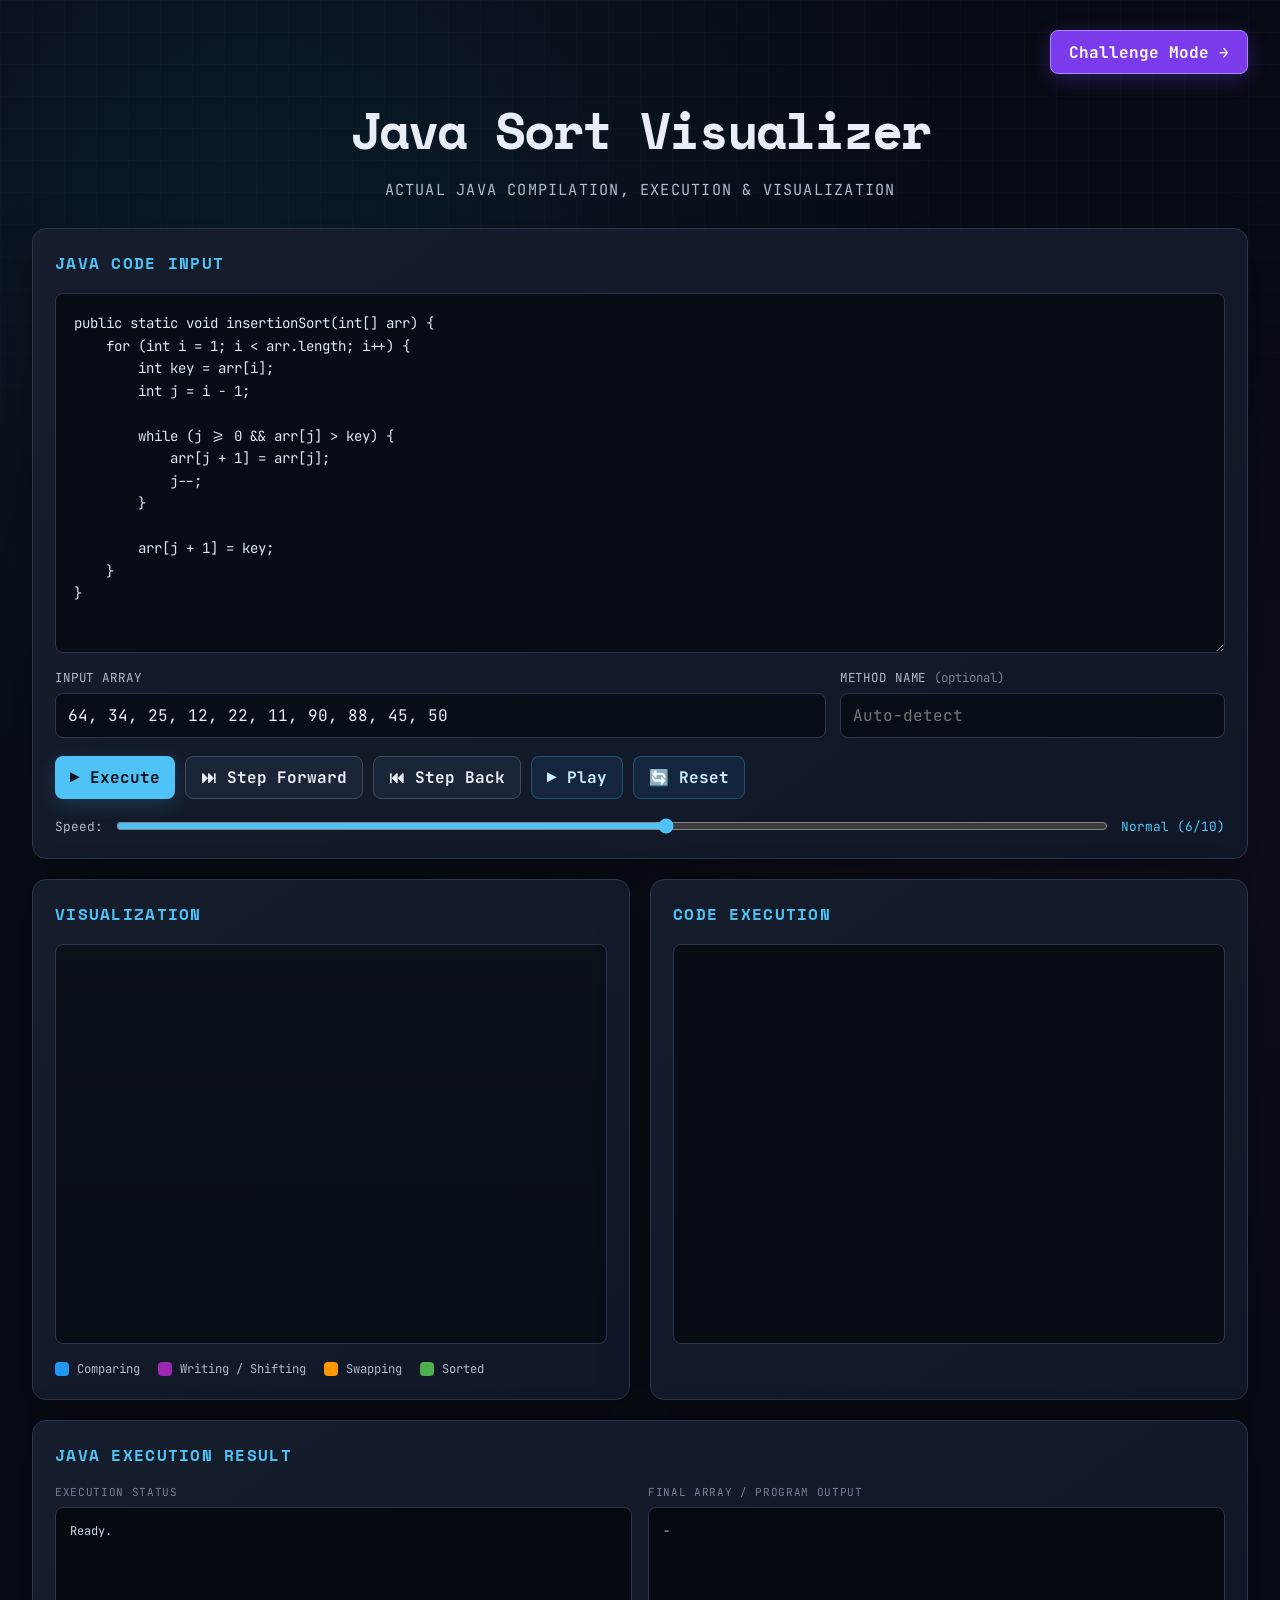
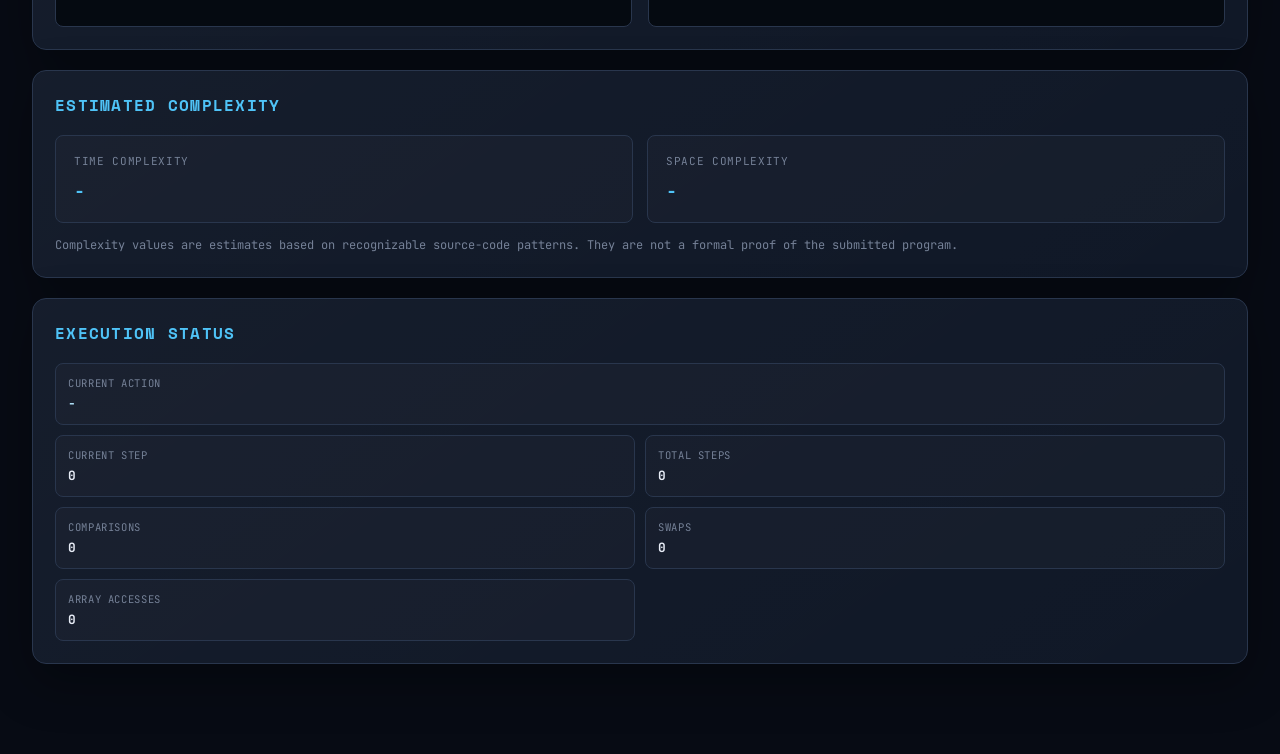
<file: static/index.html>
<!DOCTYPE html>
<html lang="en">

<head>
    <meta charset="UTF-8">
    <meta name="viewport" content="width=device-width, initial-scale=1.0">

    <title>Java Sorting Visualizer</title>

    <link
        href="https://fonts.googleapis.com/css2?family=JetBrains+Mono:wght@400;600;700&family=Space+Mono:wght@400;700&display=swap"
        rel="stylesheet"
    >

    <link rel="stylesheet" href="style.css?v=challenge-button-2">
</head>

<body>
    <div class="grid-bg"></div>

    <div class="container">
        <header>
            <nav class="mode-navigation" aria-label="Modes">
                <a href="/challenge" class="mode-button">Challenge Mode →</a>
            </nav>
            <h1>Java Sort Visualizer</h1>

            <p class="subtitle">
                Actual Java Compilation, Execution & Visualization
            </p>
        </header>


        <!-- ==================================================
             Java input
             ================================================== -->

        <div class="layout">
            <div class="panel code-editor">
                <h2 class="panel-title">
                    Java Code Input
                </h2>

                <textarea
                    id="javaCode"
                    placeholder="Paste your Java sorting code here (full class or a single sorting method)..."
                ></textarea>

                <div class="runner-options">
                    <div class="runner-option">
                        <label for="inputArray">
                            Input array
                        </label>

                        <input
                            id="inputArray"
                            type="text"
                            value="64, 34, 25, 12, 22, 11, 90, 88, 45, 50"
                            placeholder="e.g. 5, 1, 4, 2, 8"
                        >
                    </div>

                    <div class="runner-option">
                        <label for="methodName">
                            Method name
                            <span class="muted">
                                (optional)
                            </span>
                        </label>

                        <input
                            id="methodName"
                            type="text"
                            placeholder="Auto-detect"
                        >
                    </div>
                </div>


                <!-- Execution controls -->

                <div class="controls">
                    <button
                        class="btn-primary"
                        onclick="executeCode()"
                    >
                        ▶ Execute
                    </button>

                    <button
                        class="btn-secondary"
                        onclick="stepForward()"
                    >
                        ⏭ Step Forward
                    </button>

                    <button
                        class="btn-secondary"
                        onclick="stepBackward()"
                    >
                        ⏮ Step Back
                    </button>

                    <button
                        class="btn-info"
                        onclick="pauseResume()"
                    >
                        ⏸ Pause
                    </button>

                    <button
                        class="btn-info"
                        onclick="resetVisualization()"
                    >
                        🔄 Reset
                    </button>
                </div>


                <!--
                    We are leaving the current numeric slider setup
                    untouched until main.js is updated next.

                    The next step will make moving right mean faster.
                -->

                <div class="speed-control">
                    <label>
                        Speed:
                    </label>

                    <input
                        type="range"
                        id="speedSlider"
                        min="1"
                        max="10"
                        value="6"
                        step="1"
                    >

                    <span id="speedValue">
                        Normal (6/10)
                    </span>
                </div>
            </div>
        </div>


        <!-- ==================================================
             Visualization + source execution
             ================================================== -->

        <div class="layout">
            <div
                class="panel"
                id="visualizationPanel"
            >
                <h2 class="panel-title">
                    Visualization
                </h2>

                <div
                    class="visualization-area"
                    id="visualizationArea"
                ></div>


                <div class="legend">
                    <div class="legend-item">
                        <div
                            class="legend-color"
                            style="background: var(--compare);"
                        ></div>

                        <span>
                            Comparing
                        </span>
                    </div>

                    <div class="legend-item">
                        <div
                            class="legend-color"
                            style="background: var(--write);"
                        ></div>

                        <span>
                            Writing / Shifting
                        </span>
                    </div>

                    <div class="legend-item">
                        <div
                            class="legend-color"
                            style="background: var(--swap);"
                        ></div>

                        <span>
                            Swapping
                        </span>
                    </div>

                    <div class="legend-item">
                        <div
                            class="legend-color"
                            style="background: var(--sorted);"
                        ></div>

                        <span>
                            Sorted
                        </span>
                    </div>
                </div>
            </div>


            <div class="panel">
                <h2 class="panel-title">
                    Code Execution
                </h2>

                <div
                    class="code-display"
                    id="codeDisplay"
                ></div>
            </div>
        </div>


        <!-- ==================================================
            Actual Java execution result
            ================================================== -->

        <div class="layout full-width-layout">
            <div class="panel code-editor">
                <h2 class="panel-title">
                    Java Execution Result
                </h2>

                <div class="execution-result-grid">
                    <div>
                        <div class="complexity-label">
                            Execution Status
                        </div>

                        <pre
                            id="executionMessage"
                            class="console-output"
                        >Ready.</pre>
                    </div>

                    <div>
                        <div class="complexity-label">
                            Final Array / Program Output
                        </div>

                        <pre
                            id="programOutput"
                            class="console-output"
                        >-</pre>
                    </div>
                </div>
            </div>
        </div>


        <!-- ==================================================
             Complexity + trace statistics
             ================================================== -->

        <div class="layout">
            <div class="panel">
                <h2 class="panel-title">
                    Estimated Complexity
                </h2>

                <div class="complexity-panel">
                    <div class="complexity-item">
                        <div class="complexity-label">
                            Time Complexity
                        </div>

                        <div
                            class="complexity-value"
                            id="timeComplexity"
                        >
                            -
                        </div>
                    </div>


                    <div class="complexity-item">
                        <div class="complexity-label">
                            Space Complexity
                        </div>

                        <div
                            class="complexity-value"
                            id="spaceComplexity"
                        >
                            -
                        </div>
                    </div>
                </div>

                <p class="complexity-note">
                    Complexity values are estimates based on recognizable
                    source-code patterns. They are not a formal proof of the
                    submitted program.
                </p>
            </div>


            <div class="panel">
                <h2 class="panel-title">
                    Execution Status
                </h2>

                <div class="status-panel">
                    <div class="status-item">
                        <span class="status-label">
                            Current Action
                        </span>

                        <span
                            class="status-value"
                            id="currentAction"
                        >
                            -
                        </span>
                    </div>


                    <div class="status-item">
                        <span class="status-label">
                            Current Step
                        </span>

                        <span
                            class="status-value"
                            id="currentStep"
                        >
                            0
                        </span>
                    </div>


                    <div class="status-item">
                        <span class="status-label">
                            Total Steps
                        </span>

                        <span
                            class="status-value"
                            id="totalSteps"
                        >
                            0
                        </span>
                    </div>


                    <div class="status-item">
                        <span class="status-label">
                            Comparisons
                        </span>

                        <span
                            class="status-value"
                            id="comparisons"
                        >
                            0
                        </span>
                    </div>


                    <div class="status-item">
                        <span class="status-label">
                            Swaps
                        </span>

                        <span
                            class="status-value"
                            id="swaps"
                        >
                            0
                        </span>
                    </div>


                    <div class="status-item">
                        <span class="status-label">
                            Array Accesses
                        </span>

                        <span
                            class="status-value"
                            id="arrayAccesses"
                        >
                            0
                        </span>
                    </div>
                </div>
            </div>
        </div>
    </div>


    <script src="main.js"></script>
</body>

</html>
</file>
<file: static/style.css>
:root {

    --bg: #070b14;

    --bg-soft: #0c1220;

    --panel: #101827;

    --panel-soft: #151f31;

    --panel-hover: #19263a;



    --border: #29364d;

    --border-bright: #3b4b66;



    --text: #e8edf7;

    --text-soft: #aeb9cc;

    --muted: #758197;



    --accent: #4fc3f7;

    --accent-strong: #29b6f6;



    --compare: #2196f3;

    --write: #9c27b0;

    --swap: #ff9800;

    --sorted: #4caf50;



    --danger: #ef5350;

    --success: #66bb6a;

    --warning: #ffca28;



    --mono:

        "JetBrains Mono",

        "Courier New",

        monospace;



    --display:

        "Space Mono",

        monospace;



    --radius: 14px;

    --radius-small: 8px;



    --shadow:

        0 18px 50px

        rgba(0, 0, 0, 0.32);

}





/* =========================================================

   BASE

   ========================================================= */



* {

    box-sizing: border-box;

}



html {

    scroll-behavior: smooth;

}



body {

    margin: 0;

    min-height: 100vh;



    color: var(--text);



    background:

        radial-gradient(

            circle at 20% 10%,

            rgba(41, 182, 246, 0.09),

            transparent 30%

        ),

        radial-gradient(

            circle at 85% 35%,

            rgba(156, 39, 176, 0.07),

            transparent 30%

        ),

        var(--bg);



    font-family: var(--mono);

}



button,

input,

textarea {

    font: inherit;

}



button {

    cursor: pointer;

}



.grid-bg {

    position: fixed;

    inset: 0;



    pointer-events: none;



    background-image:

        linear-gradient(

            rgba(255, 255, 255, 0.018) 1px,

            transparent 1px

        ),

        linear-gradient(

            90deg,

            rgba(255, 255, 255, 0.018) 1px,

            transparent 1px

        );



    background-size: 32px 32px;



    mask-image:

        linear-gradient(

            to bottom,

            black,

            transparent 90%

        );



    z-index: -1;

}



.container {

    width: min(1500px, 95%);

    margin: 0 auto;

    padding: 30px 0 70px;

}





/* =========================================================

   HEADER

   ========================================================= */



header {

    margin-bottom: 28px;

    text-align: center;

}



.mode-navigation {
    display: flex;
    justify-content: flex-end;
    width: 100%;
    margin-bottom: 18px;
}

.mode-button {
    display: inline-flex;
    align-items: center;
    justify-content: center;
    min-height: 44px;
    padding: 10px 18px;
    border: 1px solid #a78bfa;
    background: #7c3aed;
    color: #fff;
    box-shadow: 0 5px 20px rgba(124, 58, 237, 0.3);
    border-radius: var(--radius-small);
    font-weight: 700;
    text-decoration: none;
    transition: background-color 0.15s ease;
}

.mode-button:focus-visible {
    outline: 3px solid var(--text);
    outline-offset: 4px;
}

.mode-button:hover {
    background: #6d28d9;
}

header h1 {

    margin: 0;



    font-family: var(--display);

    font-size: clamp(

        2rem,

        4vw,

        3.4rem

    );



    letter-spacing: -0.04em;



    color: var(--text);

}



.subtitle {

    margin: 12px 0 0;



    color: var(--text-soft);



    font-size: 0.95rem;

    letter-spacing: 0.08em;

    text-transform: uppercase;

}





/* =========================================================

   LAYOUT / PANELS

   ========================================================= */



.layout {

    display: grid;

    grid-template-columns:

        repeat(

            2,

            minmax(0, 1fr)

        );



    gap: 20px;



    margin-bottom: 20px;

}



.layout:first-of-type,

.layout:last-of-type {

    grid-template-columns: 1fr;

}



.panel {

    position: relative;



    padding: 22px;



    overflow: hidden;



    background:

        linear-gradient(

            145deg,

            rgba(255, 255, 255, 0.025),

            transparent

        ),

        var(--panel);



    border: 1px solid var(--border);

    border-radius: var(--radius);



    box-shadow: var(--shadow);

}



.panel-title {

    margin:

        0

        0

        18px;



    font-family: var(--display);

    font-size: 1rem;



    letter-spacing: 0.08em;

    text-transform: uppercase;



    color: var(--accent);

}





/* =========================================================

   EDITOR / INPUTS

   ========================================================= */



.code-editor textarea {

    display: block;



    width: 100%;

    min-height: 360px;



    padding: 18px;



    resize: vertical;



    border:

        1px

        solid

        var(--border);



    border-radius:

        var(--radius-small);



    outline: none;



    color: #dce7f5;

    background: #070c15;



    font-family: var(--mono);

    font-size: 0.88rem;

    line-height: 1.6;



    tab-size: 4;



    transition:

        border-color 0.15s ease,

        box-shadow 0.15s ease;

}



.code-editor textarea:focus,

.runner-option input:focus {

    border-color: var(--accent);



    box-shadow:

        0 0 0 3px

        rgba(79, 195, 247, 0.1);

}



.runner-options {

    display: grid;



    grid-template-columns:

        minmax(0, 2fr)

        minmax(180px, 1fr);



    gap: 14px;



    margin-top: 16px;

}



.runner-option {

    display: flex;

    flex-direction: column;



    gap: 7px;

}



.runner-option label {

    color: var(--text-soft);



    font-size: 0.78rem;

    text-transform: uppercase;

    letter-spacing: 0.07em;

}



.runner-option input {

    width: 100%;



    padding: 11px 12px;



    border:

        1px

        solid

        var(--border);



    border-radius:

        var(--radius-small);



    outline: none;



    color: var(--text);

    background: #080e18;

}



.muted {

    color: var(--muted);

    text-transform: none;

    letter-spacing: normal;

}





.complexity-note {

    margin:

        13px

        0

        0;



    color: var(--muted);



    font-size: 0.75rem;

    line-height: 1.55;

}





/* =========================================================

   BUTTONS

   ========================================================= */



.controls {

    display: flex;

    flex-wrap: wrap;



    gap: 10px;



    margin-top: 18px;

}



button {

    border: 0;



    border-radius:

        var(--radius-small);



    padding:

        10px

        15px;



    font-weight: 700;



    transition:

        transform 0.15s ease,

        box-shadow 0.15s ease,

        background-color 0.15s ease,

        border-color 0.15s ease;

}



button:hover:not(:disabled) {

    transform:

        translateY(-1px);

}



button:active:not(:disabled) {

    transform:

        translateY(0);

}



button:disabled {

    cursor: not-allowed;

    opacity: 0.5;

}



.btn-primary {

    color: #04131a;

    background: var(--accent);



    box-shadow:

        0 5px 18px

        rgba(79, 195, 247, 0.18);

}



.btn-primary:hover:not(:disabled) {

    background: #81d4fa;

}



.btn-secondary {

    color: var(--text);



    background: #1a2638;



    border:

        1px

        solid

        var(--border-bright);

}



.btn-secondary:hover:not(:disabled) {

    background: #22324a;

}



.btn-info {

    color: #ccecff;



    background:

        rgba(33, 150, 243, 0.10);



    border:

        1px

        solid

        rgba(79, 195, 247, 0.27);

}



.btn-info:hover:not(:disabled) {

    color: #ffffff;



    background:

        rgba(33, 150, 243, 0.23);



    border-color:

        var(--accent);

}





/* =========================================================

   SPEED

   ========================================================= */



.speed-control {

    display: flex;

    align-items: center;



    gap: 11px;



    margin-top: 17px;



    color: var(--text-soft);



    font-size: 0.8rem;

}



.speed-control input[type="range"] {

    flex: 1;



    accent-color: var(--accent);

}



#speedValue {

    min-width: 64px;



    color: var(--accent);



    text-align: right;

}





/* =========================================================

   VISUALIZATION

   ========================================================= */



.visualization-area {

    min-height: 400px;



    padding: 16px;



    overflow-x: auto;



    background:

        linear-gradient(

            180deg,

            rgba(255, 255, 255, 0.016),

            transparent

        ),

        #080e18;



    border:

        1px

        solid

        var(--border);



    border-radius:

        var(--radius-small);

}



.bars-stage {

    min-width: 100%;

    min-height: 330px;



    display: flex;

    align-items: flex-end;

    justify-content: center;



    gap: 4px;



    padding:

        20px

        10px

        30px;

}



.compact-bars {

    min-height: 260px;



    margin-top: 12px;



    border-top:

        1px

        solid

        var(--border);

}



.bar {

    position: relative;



    min-width: 8px;



    display: flex;

    justify-content: center;

    align-items: flex-start;



    padding-top: 6px;



    color: #dce7f4;



    background:

        linear-gradient(

            180deg,

            #455a75,

            #26364d

        );



    border:

        1px

        solid

        #536886;



    border-radius:

        5px

        5px

        2px

        2px;



    transition:

        height 0.25s ease,

        transform 0.18s ease,

        background 0.18s ease,

        box-shadow 0.18s ease,

        border-color 0.18s ease;

}



.bar-value-label {

    position: absolute;



    top: -24px;



    color: var(--text-soft);



    font-size: 0.68rem;

    font-weight: 700;



    white-space: nowrap;

}



.bar.comparing {

    background: var(--compare);



    border-color: #90caf9;



    box-shadow:

        0 0 18px

        rgba(33, 150, 243, 0.6);



    transform:

        translateY(-4px);

}



.bar.writing {

    background: var(--write);



    border-color: #ce93d8;



    box-shadow:

        0 0 18px

        rgba(156, 39, 176, 0.58);



    transform:

        translateY(-4px)

        scaleX(1.04);

}



.bar.swapping {

    background: var(--swap);



    border-color: #ffcc80;



    box-shadow:

        0 0 20px

        rgba(255, 152, 0, 0.62);



    transform:

        translateY(-5px)

        scale(1.04);

}



.bar.sorted {

    background: var(--sorted);



    border-color: #a5d6a7;



    box-shadow:

        0 0 16px

        rgba(76, 175, 80, 0.44);

}





/* =========================================================

   LEGEND

   ========================================================= */



.legend {

    display: flex;

    flex-wrap: wrap;



    gap: 18px;



    margin-top: 17px;

}



.legend-item {

    display: flex;

    align-items: center;



    gap: 8px;



    color: var(--text-soft);



    font-size: 0.76rem;

}



.legend-color {

    width: 14px;

    height: 14px;



    border-radius: 4px;

}





/* =========================================================

   SPECIALIZED ALGORITHM VIEWS

   ========================================================= */



.algorithm-detail {

    padding: 16px;



    background:

        linear-gradient(

            145deg,

            rgba(79, 195, 247, 0.04),

            rgba(255, 255, 255, 0.015)

        );



    border:

        1px

        solid

        var(--border);



    border-radius:

        var(--radius-small);

}



.algorithm-detail-title {

    color: var(--accent);



    font-family: var(--display);

    font-size: 0.88rem;

    font-weight: 700;



    letter-spacing: 0.05em;

}



.algorithm-detail-note {

    margin-top: 10px;



    color: var(--muted);



    font-size: 0.72rem;

    line-height: 1.55;

}



.algorithm-detail-grid {

    display: grid;



    grid-template-columns:

        repeat(

            2,

            minmax(0, 1fr)

        );



    gap: 10px;



    margin-top: 14px;

}



.algorithm-detail-grid > div {

    display: flex;

    flex-direction: column;



    gap: 5px;



    padding: 11px 12px;



    background:

        rgba(255, 255, 255, 0.025);



    border:

        1px

        solid

        var(--border);



    border-radius: 7px;

}



.algorithm-detail-grid span {

    color: var(--muted);



    font-size: 0.66rem;



    letter-spacing: 0.06em;

    text-transform: uppercase;

}



.algorithm-detail-grid strong {

    color: var(--text);



    font-size: 0.79rem;

}



.source-context {

    margin-top: 12px;



    padding: 10px 12px;



    overflow-x: auto;



    color: #a7d9f5;

    background: #070d16;



    border-left:

        3px

        solid

        var(--accent);



    border-radius:

        5px;



    font-size: 0.72rem;

    line-height: 1.5;



    white-space: pre-wrap;

}





/* =========================================================

   QUICK SORT

   ========================================================= */



.quick-detail {

    border-color:

        rgba(255, 152, 0, 0.34);



    background:

        linear-gradient(

            145deg,

            rgba(255, 152, 0, 0.055),

            rgba(255, 255, 255, 0.012)

        );

}



.quick-detail

.algorithm-detail-title {

    color: #ffb74d;

}





/* =========================================================

   COUNTING SORT

   ========================================================= */



.counting-detail {

    border-color:

        rgba(156, 39, 176, 0.34);



    background:

        linear-gradient(

            145deg,

            rgba(156, 39, 176, 0.055),

            rgba(255, 255, 255, 0.012)

        );

}



.counting-detail

.algorithm-detail-title {

    color: #ce93d8;

}



.count-grid {

    display: grid;



    grid-template-columns:

        repeat(

            auto-fit,

            minmax(56px, 1fr)

        );



    gap: 8px;



    margin-top: 15px;

}



.count-cell {

    min-height: 66px;



    display: flex;

    flex-direction: column;

    justify-content: center;

    align-items: center;



    gap: 5px;



    color: var(--text);



    background: #0b1320;



    border:

        1px

        solid

        var(--border);



    border-radius: 8px;



    transition:

        transform 0.18s ease,

        border-color 0.18s ease,

        background 0.18s ease,

        box-shadow 0.18s ease;

}



.count-cell strong {

    font-size: 1.05rem;



    color: #e1bee7;

}



.count-value {

    color: var(--muted);



    font-size: 0.65rem;

}



.count-value::before {

    content: "value ";

}



.count-cell.active {

    transform:

        translateY(-3px);



    background:

        rgba(156, 39, 176, 0.15);



    border-color:

        var(--write);



    box-shadow:

        0 0 16px

        rgba(156, 39, 176, 0.25);

}





/* =========================================================

   BUCKET SORT

   ========================================================= */



.bucket-detail {

    border-color:

        rgba(76, 175, 80, 0.30);



    background:

        linear-gradient(

            145deg,

            rgba(76, 175, 80, 0.05),

            rgba(255, 255, 255, 0.012)

        );

}



.bucket-detail

.algorithm-detail-title {

    color: #81c784;

}



.bucket-grid {

    display: grid;



    grid-template-columns:

        repeat(

            auto-fit,

            minmax(120px, 1fr)

        );



    gap: 10px;



    margin-top: 15px;

}



.bucket-column {

    min-height: 115px;



    padding: 10px;



    background: #0a121d;



    border:

        1px

        solid

        var(--border);



    border-radius: 9px;

}



.bucket-title {

    display: block;



    padding-bottom: 8px;



    color: #81c784;



    border-bottom:

        1px

        solid

        var(--border);



    font-size: 0.68rem;

    font-weight: 700;



    letter-spacing: 0.04em;

    text-transform: uppercase;

}



.bucket-values {

    display: flex;

    flex-wrap: wrap;



    gap: 6px;



    padding-top: 10px;

}



.bucket-chip {

    display: inline-flex;

    align-items: center;

    justify-content: center;



    min-width: 35px;

    min-height: 32px;



    padding: 5px 8px;



    color: #d9f5dc;



    background:

        rgba(76, 175, 80, 0.12);



    border:

        1px

        solid

        rgba(129, 199, 132, 0.35);



    border-radius: 6px;



    font-size: 0.72rem;

    font-weight: 700;

}



.bucket-empty {

    color: var(--muted);



    font-size: 0.68rem;

    font-style: italic;

}





/* =========================================================

   CODE EXECUTION

   ========================================================= */



.code-display {

    min-height: 400px;

    max-height: 620px;



    overflow: auto;



    padding: 12px 0;



    color: #d5deea;

    background: #070c15;



    border:

        1px

        solid

        var(--border);



    border-radius:

        var(--radius-small);



    font-size: 0.78rem;

    line-height: 1.65;

}



.code-line {

    display: flex;



    min-height: 25px;



    padding:

        2px

        10px;



    white-space: pre;



    border-left:

        3px

        solid

        transparent;



    transition:

        background-color 0.15s ease,

        border-color 0.15s ease;

}



.code-line.executing {

    background:

        rgba(79, 195, 247, 0.1);



    border-left-color:

        var(--accent);

}



.line-number {

    width: 45px;

    min-width: 45px;



    padding-right: 13px;



    color: #536076;



    text-align: right;



    user-select: none;

}





/* =========================================================

   COMPLEXITY

   ========================================================= */



.complexity-panel {

    display: grid;



    grid-template-columns:

        repeat(

            2,

            minmax(0, 1fr)

        );



    gap: 14px;

}



.complexity-item {

    padding: 18px;



    background:

        rgba(255, 255, 255, 0.02);



    border:

        1px

        solid

        var(--border);



    border-radius:

        var(--radius-small);

}



.complexity-label {

    margin-bottom: 8px;



    color: var(--muted);



    font-size: 0.69rem;



    letter-spacing: 0.06em;

    text-transform: uppercase;

}



.complexity-value {

    color: var(--accent);



    font-family: var(--display);

    font-size: 1.15rem;

    font-weight: 700;

}





/* =========================================================

   STATUS

   ========================================================= */



.status-panel {

    display: grid;



    grid-template-columns:

        repeat(

            2,

            minmax(0, 1fr)

        );



    gap: 10px;

}



.status-item {

    display: flex;

    flex-direction: column;



    gap: 5px;



    padding: 12px;



    background:

        rgba(255, 255, 255, 0.02);



    border:

        1px

        solid

        var(--border);



    border-radius:

        var(--radius-small);

}



.status-item:first-child {

    grid-column:

        1 / -1;

}



.status-label {

    color: var(--muted);



    font-size: 0.66rem;



    letter-spacing: 0.06em;

    text-transform: uppercase;

}



.status-value {

    color: var(--text);



    font-size: 0.8rem;

    font-weight: 700;



    overflow-wrap: anywhere;

}



#currentAction {

    color: #b3e5fc;

}





/* =========================================================

   ACTUAL JAVA RESULT

   ========================================================= */



.execution-result-grid {

    display: grid;



    grid-template-columns:

        repeat(

            2,

            minmax(0, 1fr)

        );



    gap: 16px;

}



.console-output {

    min-height: 120px;

    max-height: 350px;



    margin: 0;



    padding: 14px;



    overflow: auto;



    color: #cbd6e5;

    background: #050a11;



    border:

        1px

        solid

        var(--border);



    border-radius:

        var(--radius-small);



    font-family: var(--mono);

    font-size: 0.75rem;

    line-height: 1.55;



    white-space: pre-wrap;

    overflow-wrap: anywhere;

}



.console-output.success {

    border-color:

        rgba(102, 187, 106, 0.35);

}



.console-output.error {

    color: #ffcdd2;



    border-color:

        rgba(239, 83, 80, 0.5);

}





/* =========================================================

   ERROR / INFO MESSAGES

   ========================================================= */



.error-message,

.info-message {

    margin-top: 14px;



    padding:

        12px

        14px;



    border-radius:

        var(--radius-small);



    font-size: 0.75rem;

    line-height: 1.55;



    white-space: pre-wrap;

    overflow-wrap: anywhere;

}



.error-message {

    color: #ffcdd2;



    background:

        rgba(239, 83, 80, 0.09);



    border:

        1px

        solid

        rgba(239, 83, 80, 0.4);

}



.info-message {

    color: #b3e5fc;



    background:

        rgba(33, 150, 243, 0.08);



    border:

        1px

        solid

        rgba(79, 195, 247, 0.28);

}





/* =========================================================

   SCROLLBARS

   ========================================================= */



::-webkit-scrollbar {

    width: 9px;

    height: 9px;

}



::-webkit-scrollbar-track {

    background: #080d16;

}



::-webkit-scrollbar-thumb {

    background: #344258;



    border-radius: 10px;

}



::-webkit-scrollbar-thumb:hover {

    background: #455873;

}





/* =========================================================

   RESPONSIVE

   ========================================================= */



@media (

    max-width: 980px

) {

    .layout {

        grid-template-columns: 1fr;

    }



    .runner-options,

    .execution-result-grid {

        grid-template-columns: 1fr;

    }

}





@media (

    max-width: 720px

) {

    .container {

        width: 96%;

        padding-top: 20px;

    }



    .panel {

        padding: 16px;

    }



    .code-editor textarea {

        min-height: 300px;

    }



    .algorithm-detail-grid,

    .complexity-panel,

    .status-panel {

        grid-template-columns: 1fr;

    }



    .status-item:first-child {

        grid-column: auto;

    }



    .controls button {

        flex:

            1

            1

            145px;

    }



    .visualization-area {

        min-height: 330px;

    }



    .bars-stage {

        min-height: 280px;

    }



    .legend {

        gap: 12px;

    }



    .count-grid {

        grid-template-columns:

            repeat(

                auto-fit,

                minmax(48px, 1fr)

            );

    }



    .bucket-grid {

        grid-template-columns:

            repeat(

                auto-fit,

                minmax(105px, 1fr)

            );

    }

}





@media (

    max-width: 480px

) {

    header h1 {

        font-size: 1.8rem;

    }



    .subtitle {

        font-size: 0.72rem;

    }



    .speed-control {

        flex-wrap: wrap;

    }



    .bar-value-label {

        font-size: 0.6rem;

    }

}



/* ============================================================

   Full-width layouts

   ============================================================ */



.layout.full-width-layout {

    grid-template-columns: minmax(0, 1fr);

}



/* ============================================================

   Heap Sort — level tree + sorted suffix

   ============================================================ */



.heap-section,

.heap-sorted-section {

    margin-top: 16px;



    padding: 16px;



    background: #080e18;



    border:

        1px

        solid

        var(--border);



    border-radius:

        var(--radius-small);

}





.heap-section-title {

    margin-bottom: 14px;



    color: var(--text-soft);



    font-size: 0.72rem;



    font-weight: 700;



    letter-spacing: 0.07em;



    text-transform: uppercase;

}





.heap-level-tree {
    width: 100%;
    overflow-x: auto;

    padding:
        4px
        2px
        10px;
}


.heap-tree-canvas {
    position: relative;

    min-width: 520px;
    width: 100%;

    overflow: hidden;
}


.heap-tree-svg {
    position: absolute;

    inset: 0;

    width: 100%;
    height: 100%;

    overflow: visible;
    pointer-events: none;

    z-index: 1;
}


.heap-tree-line {
    stroke:
        rgba(125, 167, 219, 0.62);

    stroke-width: 0.65;
    vector-effect: non-scaling-stroke;
}

.heap-tree-line.sorted {
    stroke: rgba(76, 175, 80, 0.55);
}


.heap-empty {

    padding: 22px;



    color: var(--muted);



    text-align: center;



    font-size: 0.76rem;

}





.heap-sorted-row {

    display: flex;



    flex-wrap: wrap;



    gap: 9px;

}





.heap-sorted-chip {

    min-width: 54px;



    display: flex;



    flex-direction: column;



    align-items: center;



    gap: 3px;



    padding:

        9px

        11px;



    color: #e7f7e8;



    background:

        rgba(76, 175, 80, 0.16);



    border:

        1px

        solid

        rgba(76, 175, 80, 0.42);



    border-radius: 7px;



    box-shadow:

        0 0 11px

        rgba(76, 175, 80, 0.10);

}





.heap-sorted-chip strong {

    font-size: 0.78rem;

}





.heap-sorted-chip span {

    color: var(--muted);



    font-size: 0.58rem;

}





.heap-sorted-empty {

    color: var(--muted);



    font-size: 0.72rem;

}



.heap-detail {

    border-color:

        rgba(79, 195, 247, 0.34);



    background:

        linear-gradient(

            145deg,

            rgba(79, 195, 247, 0.055),

            rgba(255, 255, 255, 0.012)

        );

}





.heap-node {

    position: absolute;

    transform:
        translate(-50%, -50%);

    z-index: 2;



    width: 62px;

    height: 62px;



    display: flex;

    flex-direction: column;

    justify-content: center;

    align-items: center;



    gap: 2px;



    color: var(--text);



    background:

        linear-gradient(

            145deg,

            #1a2b40,

            #101827

        );



    border:

        2px

        solid

        var(--border-bright);



    border-radius: 50%;



    transition:

        transform 0.18s ease,

        background 0.18s ease,

        border-color 0.18s ease,

        box-shadow 0.18s ease;

}





.heap-node-value {

    font-size: 0.82rem;

    font-weight: 700;

}





.heap-node-index {

    color: var(--muted);



    font-size: 0.57rem;

}





.heap-node.comparing {

    background: var(--compare);



    border-color: #90caf9;



    box-shadow:

        0 0 18px

        rgba(33, 150, 243, 0.55);



    transform:

        translate(-50%, -50%)
        scale(1.08);

}





.heap-node.writing {

    background: var(--write);



    border-color: #ce93d8;



    box-shadow:

        0 0 18px

        rgba(156, 39, 176, 0.52);



    transform:

        translate(-50%, -50%)
        scale(1.08);

}





.heap-node.swapping {

    background: var(--swap);



    border-color: #ffcc80;



    box-shadow:

        0 0 20px

        rgba(255, 152, 0, 0.58);



    transform:

        translate(-50%, -50%)
        scale(1.1);

}





.heap-node.sorted {

    background: var(--sorted);



    border-color: #a5d6a7;



    box-shadow:

        0 0 15px

        rgba(76, 175, 80, 0.4);

}





.heap-tree-limit {

    margin-top: 16px;



    color: var(--muted);



    font-size: 0.68rem;

    text-align: center;

}





/* ============================================================

   Live Bucket Sort state

   ============================================================ */



.bucket-column.active {

    border-color:

        var(--sorted);



    background:

        rgba(76, 175, 80, 0.08);



    box-shadow:

        0 0 16px

        rgba(76, 175, 80, 0.18);



    transform:

        translateY(-2px);

}





.bucket-chip.active {

    border-color:

        var(--sorted);



    background:

        rgba(76, 175, 80, 0.28);



    box-shadow:

        0 0 12px

        rgba(76, 175, 80, 0.3);

}
</file>
